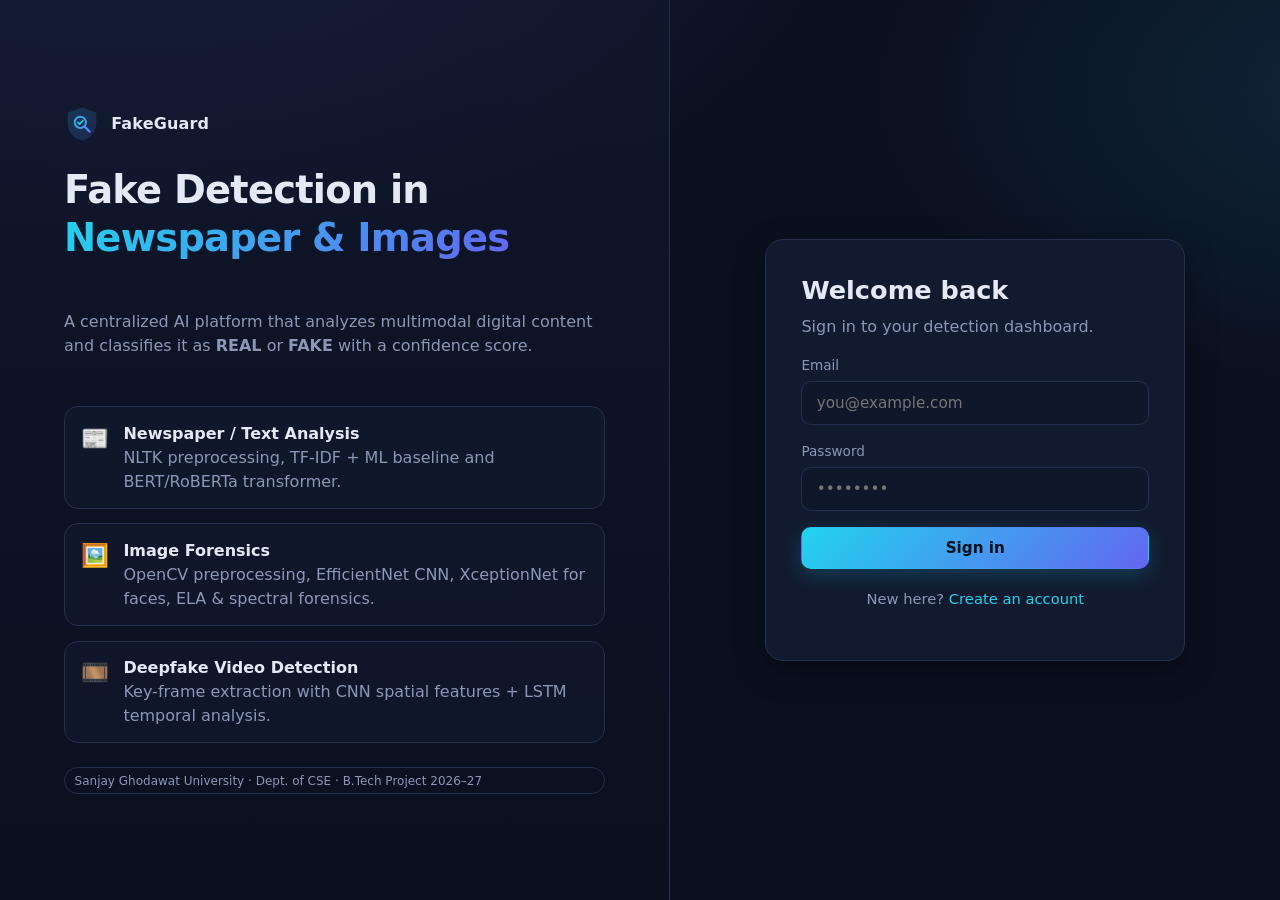
<file: frontend/index.html>
<!DOCTYPE html>
<html lang="en">
<head>
  <meta charset="UTF-8" />
  <meta name="viewport" content="width=device-width, initial-scale=1.0" />
  <title>Login · FakeGuard – Fake Detection in Newspaper and Images</title>
  <link rel="icon" href="img/logo.svg" type="image/svg+xml" />
  <link rel="stylesheet" href="css/styles.css" />
</head>
<body>
  <div class="auth-wrap">
    <section class="auth-hero">
      <div class="brand"><img src="img/logo.svg" alt="" /> FakeGuard</div>
      <h1>Fake Detection in <span>Newspaper &amp; Images</span></h1>
      <p class="muted">A centralized AI platform that analyzes multimodal digital content and classifies it as
        <strong>REAL</strong> or <strong>FAKE</strong> with a confidence score.</p>
      <div class="feature-list">
        <div class="feature"><div class="ico">📰</div><div><strong>Newspaper / Text Analysis</strong><span class="muted">NLTK preprocessing, TF-IDF + ML baseline and BERT/RoBERTa transformer.</span></div></div>
        <div class="feature"><div class="ico">🖼️</div><div><strong>Image Forensics</strong><span class="muted">OpenCV preprocessing, EfficientNet CNN, XceptionNet for faces, ELA &amp; spectral forensics.</span></div></div>
        <div class="feature"><div class="ico">🎞️</div><div><strong>Deepfake Video Detection</strong><span class="muted">Key-frame extraction with CNN spatial features + LSTM temporal analysis.</span></div></div>
      </div>
      <span class="badge-tag">Sanjay Ghodawat University · Dept. of CSE · B.Tech Project 2026–27</span>
    </section>

    <section class="auth-panel">
      <div class="auth-card">
        <h2>Welcome back</h2>
        <p class="muted" style="margin-top:0">Sign in to your detection dashboard.</p>
        <div id="formError" class="form-error hidden"></div>
        <form id="loginForm" novalidate>
          <div class="field">
            <label for="email">Email</label>
            <input id="email" name="email" type="email" autocomplete="email" required placeholder="you@example.com" />
          </div>
          <div class="field">
            <label for="password">Password</label>
            <input id="password" name="password" type="password" autocomplete="current-password" required placeholder="••••••••" />
          </div>
          <button class="btn" type="submit" style="width:100%">Sign in</button>
        </form>
        <p class="switch">New here? <a href="register.html">Create an account</a></p>
      </div>
    </section>
  </div>
  <script src="js/api.js"></script>
  <script src="js/auth.js"></script>
</body>
</html>
</file>
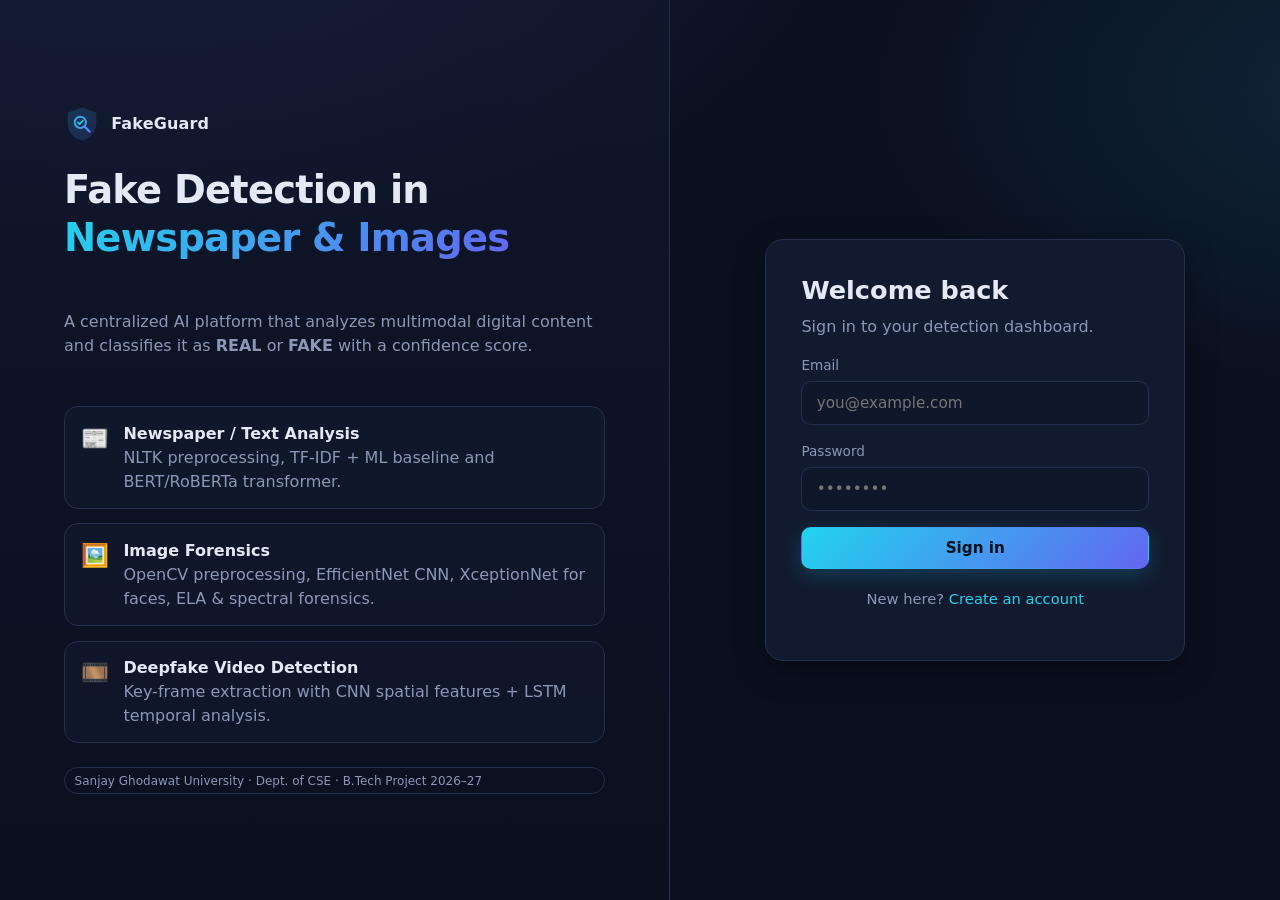
<file: frontend/dashboard.html>
<!DOCTYPE html>
<html lang="en">
<head>
  <meta charset="UTF-8" />
  <meta name="viewport" content="width=device-width, initial-scale=1.0" />
  <title>Dashboard · FakeGuard</title>
  <link rel="icon" href="img/logo.svg" type="image/svg+xml" />
  <link rel="stylesheet" href="css/styles.css" />
</head>
<body>
  <header class="topbar">
    <div class="brand"><img src="img/logo.svg" alt="" /> FakeGuard</div>
    <nav class="nav">
      <a href="dashboard.html" class="active">Dashboard</a>
      <a href="history.html">History</a>
    </nav>
    <div class="user-box">
      <span class="name muted" id="userName"></span>
      <div class="avatar" id="userAvatar">?</div>
      <button class="btn btn-ghost btn-sm" id="logoutBtn">Logout</button>
    </div>
  </header>

  <main class="container">
    <div class="page-head">
      <div>
        <h1>Unified Detection Dashboard</h1>
        <p class="muted" style="margin:0">Analyze newspaper text, images and videos. Each input is classified as REAL or FAKE with a confidence score.</p>
      </div>
      <button type="button" class="btn btn-ghost btn-sm" id="clearTab" title="Clear the active tab" aria-label="Clear the active tab">✕ Clear</button>
    </div>

    <section class="stats">
      <div class="stat"><div class="k">Total analyses</div><div class="v" id="statTotal">0</div></div>
      <div class="stat fake"><div class="k">Fake detected</div><div class="v" id="statFake">0</div></div>
      <div class="stat real"><div class="k">Real verified</div><div class="v" id="statReal">0</div></div>
      <div class="stat"><div class="k">Text / Image</div><div class="v"><span id="statText">0</span> / <span id="statImage">0</span></div></div>
      <div class="stat"><div class="k">Video</div><div class="v" id="statVideo">0</div></div>
    </section>

    <div class="grid-main">
      <section class="card">
        <div class="tabs" role="tablist">
          <button class="tab active" data-tab="text" role="tab">📰 <span class="t">Newspaper / Text</span></button>
          <button class="tab" data-tab="image" role="tab">🖼️ <span class="t">Image Forensics</span></button>
          <button class="tab" data-tab="video" role="tab">🎞️ <span class="t">Deepfake Video</span></button>
        </div>

        <!-- TEXT -->
        <div class="tab-panel active" id="panel-text">
          <p class="panel-desc">Paste a newspaper article, news headline or social-media post. Text is cleaned and tokenized with NLTK,
            then classified by a TF-IDF + Logistic Regression baseline and a BERT/RoBERTa transformer.</p>
          <form id="textForm">
            <div class="field">
              <label for="textTitle">Headline (optional)</label>
              <input id="textTitle" maxlength="500" placeholder="e.g. Central bank holds key rate steady" />
            </div>
            <div class="field">
              <label for="textBody">Article text</label>
              <textarea id="textBody" maxlength="20000" placeholder="Paste at least 20 characters of article text…"></textarea>
            </div>
            <div class="row-actions">
              <div class="chips">
                <button type="button" class="chip" data-sample="real">Load real sample</button>
                <button type="button" class="chip" data-sample="fake">Load fake sample</button>
              </div>
              <span class="char-count" id="charCount">0 / 20000</span>
              <button class="btn" type="submit">Analyze text</button>
            </div>
          </form>
        </div>

        <!-- IMAGE -->
        <div class="tab-panel" id="panel-image">
          <p class="panel-desc">Upload a photo or newspaper image. It is resized and normalized with OpenCV, then checked by an
            EfficientNet CNN, XceptionNet on detected faces, and ELA / noise / frequency forensics.</p>
          <form id="imageForm">
            <label class="dropzone" id="imageDrop">
              <input type="file" id="imageInput" accept=".jpg,.jpeg,.png,.bmp,.webp" />
              <div class="big">⬆️</div>
              <div><strong>Drop an image here</strong> or click to browse</div>
              <div class="muted" style="font-size:.85rem">JPG, PNG, BMP, WEBP · max 10 MB</div>
            </label>
            <div class="preview" id="imagePreview"><img alt="preview" /><div class="file-meta"></div></div>
            <div class="row-actions" style="margin-top:1rem">
              <span></span>
              <button class="btn" type="submit" disabled>Analyze image</button>
            </div>
          </form>
        </div>

        <!-- VIDEO -->
        <div class="tab-panel" id="panel-video">
          <p class="panel-desc">Upload a short video clip. Key frames are extracted with OpenCV, faces are tracked, and a CNN
            (spatial features) + LSTM (temporal sequence) pipeline looks for deepfake manipulation.</p>
          <form id="videoForm">
            <label class="dropzone" id="videoDrop">
              <input type="file" id="videoInput" accept=".mp4,.avi,.mov,.mkv,.webm" />
              <div class="big">🎬</div>
              <div><strong>Drop a video here</strong> or click to browse</div>
              <div class="muted" style="font-size:.85rem">MP4, AVI, MOV, MKV, WEBM · max 100 MB</div>
            </label>
            <div class="preview" id="videoPreview"><video controls muted></video><div class="file-meta"></div></div>
            <div class="row-actions" style="margin-top:1rem">
              <span></span>
              <button class="btn" type="submit" disabled>Analyze video</button>
            </div>
          </form>
        </div>
      </section>

      <section class="card" id="resultCard">
        <div class="card-title"><h3>Detection Result</h3><span class="badge-tag" id="resultId"></span></div>
        <div id="resultBody">
          <div class="result-empty"><div class="big">🛡️</div>Run an analysis to see the verdict, confidence score and forensic signals here.</div>
        </div>
      </section>
    </div>

    <div class="lower-grid">
      <section class="card">
        <div class="card-title"><h3>Model Status</h3><button class="btn btn-ghost btn-sm" id="refreshStatus">Refresh</button></div>
        <div class="status-list" id="statusList"><span class="muted">Loading…</span></div>
      </section>
      <section class="card">
        <div class="card-title"><h3>Model Performance Metrics</h3><span class="muted" style="font-size:.8rem">Accuracy · Precision · Recall · F1</span></div>
        <div class="table-wrap">
          <table>
            <thead><tr><th>Model</th><th>Modality</th><th>Dataset</th><th>Acc</th><th>Prec</th><th>Rec</th><th>F1</th></tr></thead>
            <tbody id="metricsBody"><tr><td colspan="7" class="muted">Loading…</td></tr></tbody>
          </table>
        </div>
      </section>
    </div>
  </main>

  <div class="toast" id="toast"></div>
  <script src="js/api.js"></script>
  <script src="js/result.js"></script>
  <script src="js/dashboard.js"></script>
</body>
</html>
</file>
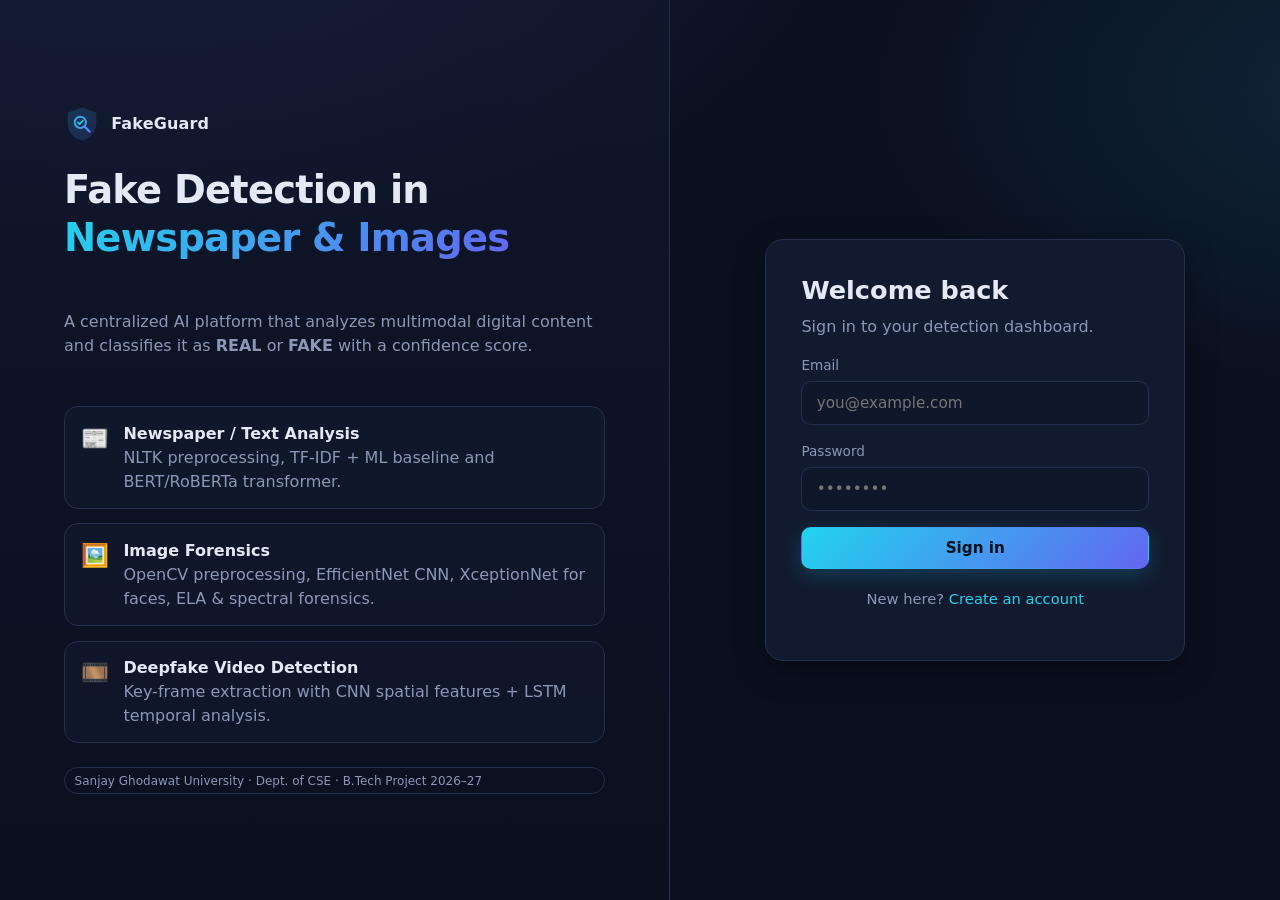
<file: frontend/history.html>
<!DOCTYPE html>
<html lang="en">
<head>
  <meta charset="UTF-8" />
  <meta name="viewport" content="width=device-width, initial-scale=1.0" />
  <title>Detection History · FakeGuard</title>
  <link rel="icon" href="img/logo.svg" type="image/svg+xml" />
  <link rel="stylesheet" href="css/styles.css" />
</head>
<body>
  <header class="topbar">
    <div class="brand"><img src="img/logo.svg" alt="" /> FakeGuard</div>
    <nav class="nav">
      <a href="dashboard.html">Dashboard</a>
      <a href="history.html" class="active">History</a>
    </nav>
    <div class="user-box">
      <span class="name muted" id="userName"></span>
      <div class="avatar" id="userAvatar">?</div>
      <button class="btn btn-ghost btn-sm" id="logoutBtn">Logout</button>
    </div>
  </header>

  <main class="container">
    <div class="page-head">
      <div>
        <h1>Detection History</h1>
        <p class="muted" style="margin:0">All analyses you have run, newest first. Click a row to view full details.</p>
      </div>
      <div class="filters">
        <select id="filterModality">
          <option value="">All content types</option>
          <option value="text">Text</option>
          <option value="image">Image</option>
          <option value="video">Video</option>
        </select>
        <select id="filterPrediction">
          <option value="">All verdicts</option>
          <option value="REAL">REAL</option>
          <option value="FAKE">FAKE</option>
        </select>
      </div>
    </div>

    <section class="card">
      <div class="table-wrap">
        <table>
          <thead>
            <tr><th>#</th><th>Timestamp</th><th>Content type</th><th>Input</th><th>Verdict</th><th>Confidence</th><th>Time</th><th></th></tr>
          </thead>
          <tbody id="historyBody"><tr><td colspan="8" class="muted">Loading…</td></tr></tbody>
        </table>
      </div>
      <div class="pager">
        <span id="pagerInfo"></span>
        <div style="display:flex;gap:.5rem">
          <button class="btn btn-ghost btn-sm" id="prevPage">← Prev</button>
          <button class="btn btn-ghost btn-sm" id="nextPage">Next →</button>
        </div>
      </div>
    </section>
  </main>

  <div class="modal" id="detailModal">
    <div class="card">
      <div class="card-title"><h3>Detection Details</h3><button class="btn btn-ghost btn-sm" id="closeModal">Close</button></div>
      <div id="detailBody"></div>
    </div>
  </div>

  <div class="toast" id="toast"></div>
  <script src="js/api.js"></script>
  <script src="js/result.js"></script>
  <script src="js/history.js"></script>
</body>
</html>
</file>
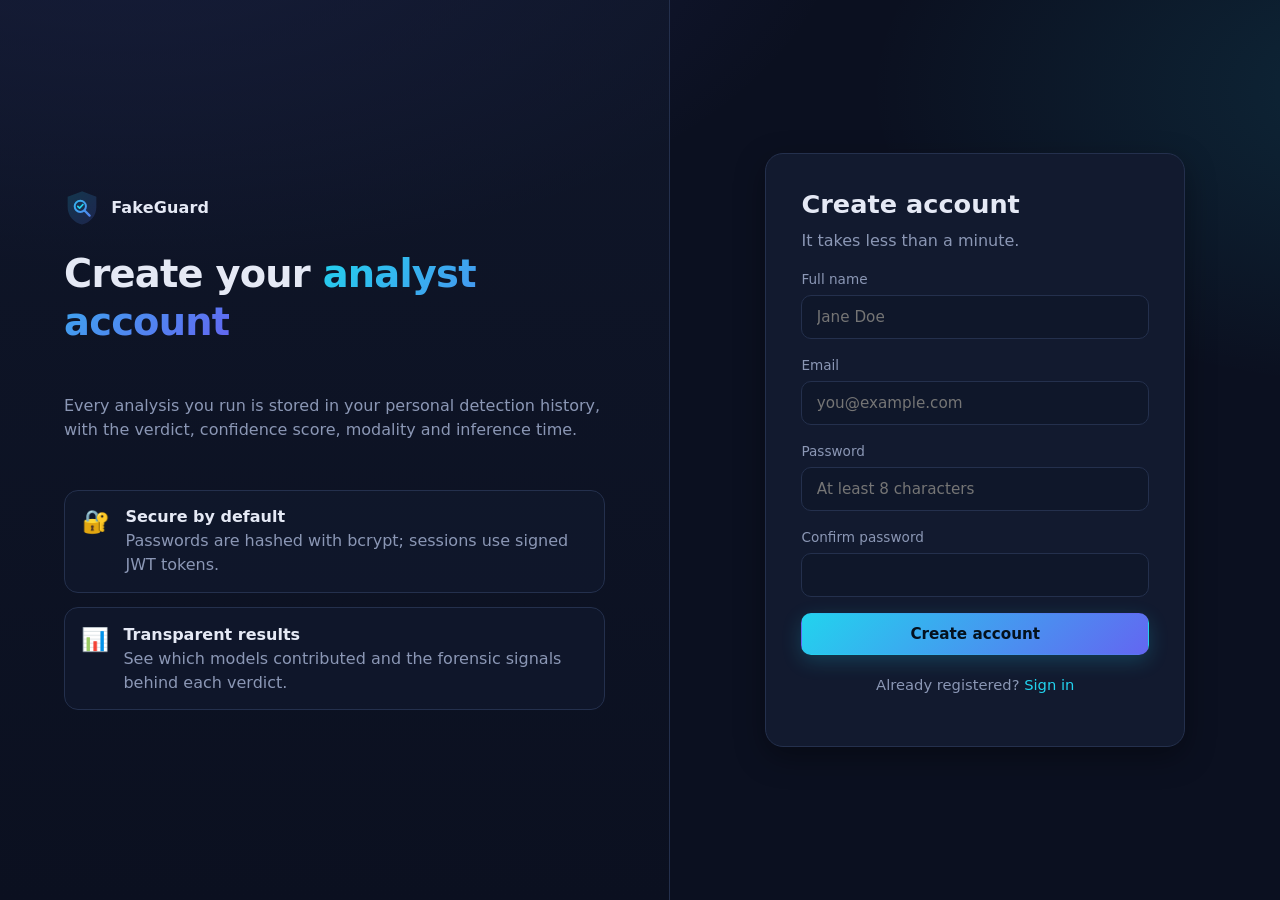
<file: frontend/register.html>
<!DOCTYPE html>
<html lang="en">
<head>
  <meta charset="UTF-8" />
  <meta name="viewport" content="width=device-width, initial-scale=1.0" />
  <title>Register · FakeGuard</title>
  <link rel="icon" href="img/logo.svg" type="image/svg+xml" />
  <link rel="stylesheet" href="css/styles.css" />
</head>
<body>
  <div class="auth-wrap">
    <section class="auth-hero">
      <div class="brand"><img src="img/logo.svg" alt="" /> FakeGuard</div>
      <h1>Create your <span>analyst account</span></h1>
      <p class="muted">Every analysis you run is stored in your personal detection history, with the verdict,
        confidence score, modality and inference time.</p>
      <div class="feature-list">
        <div class="feature"><div class="ico">🔐</div><div><strong>Secure by default</strong><span class="muted">Passwords are hashed with bcrypt; sessions use signed JWT tokens.</span></div></div>
        <div class="feature"><div class="ico">📊</div><div><strong>Transparent results</strong><span class="muted">See which models contributed and the forensic signals behind each verdict.</span></div></div>
      </div>
    </section>

    <section class="auth-panel">
      <div class="auth-card">
        <h2>Create account</h2>
        <p class="muted" style="margin-top:0">It takes less than a minute.</p>
        <div id="formError" class="form-error hidden"></div>
        <form id="registerForm" novalidate>
          <div class="field">
            <label for="full_name">Full name</label>
            <input id="full_name" name="full_name" type="text" autocomplete="name" required minlength="2" placeholder="Jane Doe" />
          </div>
          <div class="field">
            <label for="email">Email</label>
            <input id="email" name="email" type="email" autocomplete="email" required placeholder="you@example.com" />
          </div>
          <div class="field">
            <label for="password">Password</label>
            <input id="password" name="password" type="password" autocomplete="new-password" required minlength="8" placeholder="At least 8 characters" />
          </div>
          <div class="field">
            <label for="confirm">Confirm password</label>
            <input id="confirm" name="confirm" type="password" autocomplete="new-password" required minlength="8" />
          </div>
          <button class="btn" type="submit" style="width:100%">Create account</button>
        </form>
        <p class="switch">Already registered? <a href="index.html">Sign in</a></p>
      </div>
    </section>
  </div>
  <script src="js/api.js"></script>
  <script src="js/auth.js"></script>
</body>
</html>
</file>
<file: frontend/css/styles.css>
:root {
  --bg: #0b1020;
  --bg-2: #0f172a;
  --panel: #121a2f;
  --panel-2: #172038;
  --border: #24304d;
  --text: #e5e9f5;
  --muted: #8b97b5;
  --primary: #22d3ee;
  --primary-2: #6366f1;
  --real: #22c55e;
  --fake: #ef4444;
  --warn: #f59e0b;
  --radius: 14px;
  --shadow: 0 10px 30px rgba(0, 0, 0, 0.35);
  --font: "Inter", "Segoe UI", system-ui, -apple-system, Roboto, sans-serif;
  --mono: "JetBrains Mono", "SFMono-Regular", Menlo, Consolas, monospace;
}

* { box-sizing: border-box; }
html, body { margin: 0; padding: 0; }
body {
  font-family: var(--font);
  background:
    radial-gradient(1200px 600px at 10% -10%, rgba(99, 102, 241, 0.18), transparent 60%),
    radial-gradient(900px 500px at 110% 10%, rgba(34, 211, 238, 0.12), transparent 60%),
    var(--bg);
  color: var(--text);
  min-height: 100vh;
  line-height: 1.5;
}
a { color: var(--primary); text-decoration: none; }
a:hover { text-decoration: underline; }
h1, h2, h3, h4 { margin: 0 0 0.5rem; line-height: 1.25; }
.muted { color: var(--muted); }
.mono { font-family: var(--mono); }
.hidden { display: none !important; }

/* ---------- Buttons & inputs ---------- */
.btn {
  display: inline-flex; align-items: center; justify-content: center; gap: 0.5rem;
  border: 1px solid transparent; border-radius: 10px; cursor: pointer;
  padding: 0.7rem 1.2rem; font: 600 0.95rem var(--font); color: #04111d;
  background: linear-gradient(135deg, var(--primary), var(--primary-2));
  transition: transform 0.12s ease, opacity 0.2s ease, box-shadow 0.2s ease;
  box-shadow: 0 6px 20px rgba(34, 211, 238, 0.2);
}
.btn:hover { transform: translateY(-1px); text-decoration: none; }
.btn:disabled { opacity: 0.55; cursor: not-allowed; transform: none; }
.btn-ghost { background: transparent; color: var(--text); border-color: var(--border); box-shadow: none; }
.btn-ghost:hover { border-color: var(--primary); }
.btn-sm { padding: 0.4rem 0.8rem; font-size: 0.85rem; }
.btn-danger { background: transparent; color: var(--fake); border-color: rgba(239, 68, 68, 0.4); box-shadow: none; }

label { display: block; font-size: 0.85rem; color: var(--muted); margin-bottom: 0.35rem; }
input, textarea, select {
  width: 100%; padding: 0.75rem 0.9rem; border-radius: 10px;
  border: 1px solid var(--border); background: var(--bg-2); color: var(--text);
  font: 0.95rem var(--font); outline: none; transition: border-color 0.2s, box-shadow 0.2s;
}
input:focus, textarea:focus, select:focus { border-color: var(--primary); box-shadow: 0 0 0 3px rgba(34, 211, 238, 0.15); }
textarea { resize: vertical; min-height: 220px; }
.field { margin-bottom: 1rem; }
.form-error {
  background: rgba(239, 68, 68, 0.12); border: 1px solid rgba(239, 68, 68, 0.35); color: #fecaca;
  padding: 0.6rem 0.8rem; border-radius: 10px; font-size: 0.9rem; margin-bottom: 1rem;
}

/* ---------- Auth pages ---------- */
.auth-wrap { min-height: 100vh; display: grid; grid-template-columns: 1.1fr 1fr; }
.auth-hero {
  padding: 4rem; display: flex; flex-direction: column; justify-content: center; gap: 1.5rem;
  border-right: 1px solid var(--border);
  background: linear-gradient(180deg, rgba(18, 26, 47, 0.6), rgba(11, 16, 32, 0.2));
}
.auth-hero h1 { font-size: 2.4rem; letter-spacing: -0.02em; }
.auth-hero h1 span { background: linear-gradient(135deg, var(--primary), var(--primary-2)); -webkit-background-clip: text; background-clip: text; color: transparent; }
.feature-list { display: grid; gap: 0.9rem; margin-top: 0.5rem; }
.feature { display: flex; gap: 0.9rem; align-items: flex-start; padding: 0.9rem 1rem; border: 1px solid var(--border); border-radius: var(--radius); background: rgba(18, 26, 47, 0.6); }
.feature .ico { font-size: 1.4rem; width: 2.2rem; text-align: center; }
.feature strong { display: block; }
.auth-panel { display: flex; align-items: center; justify-content: center; padding: 2rem; }
.auth-card { width: 100%; max-width: 420px; background: var(--panel); border: 1px solid var(--border); border-radius: 18px; padding: 2.2rem; box-shadow: var(--shadow); }
.auth-card h2 { font-size: 1.6rem; }
.auth-card .switch { margin-top: 1.2rem; text-align: center; color: var(--muted); font-size: 0.92rem; }
.brand { display: flex; align-items: center; gap: 0.7rem; font-weight: 700; letter-spacing: 0.01em; }
.brand img { width: 36px; height: 36px; }
.badge-tag { display: inline-block; font-size: 0.75rem; padding: 0.2rem 0.6rem; border-radius: 999px; border: 1px solid var(--border); color: var(--muted); }

/* ---------- App shell ---------- */
.topbar {
  position: sticky; top: 0; z-index: 10; display: flex; align-items: center; justify-content: space-between;
  padding: 0.9rem 2rem; background: rgba(11, 16, 32, 0.85); backdrop-filter: blur(10px); border-bottom: 1px solid var(--border);
}
.nav { display: flex; gap: 0.3rem; }
.nav a { color: var(--muted); padding: 0.45rem 0.9rem; border-radius: 8px; font-weight: 500; }
.nav a.active, .nav a:hover { color: var(--text); background: var(--panel-2); text-decoration: none; }
.user-box { display: flex; align-items: center; gap: 0.8rem; }
.avatar { width: 34px; height: 34px; border-radius: 50%; display: grid; place-items: center; font-weight: 700; color: #04111d; background: linear-gradient(135deg, var(--primary), var(--primary-2)); }
.container { max-width: 1280px; margin: 0 auto; padding: 1.8rem 2rem 3rem; }
.page-head { display: flex; justify-content: space-between; align-items: flex-end; gap: 1rem; margin-bottom: 1.4rem; flex-wrap: wrap; }
.page-head h1 { font-size: 1.7rem; }

.card { background: var(--panel); border: 1px solid var(--border); border-radius: var(--radius); padding: 1.4rem; box-shadow: var(--shadow); }
.card-title { display: flex; justify-content: space-between; align-items: center; margin-bottom: 1rem; }
.card-title h3 { font-size: 1.05rem; margin: 0; }

.stats { display: grid; grid-template-columns: repeat(5, 1fr); gap: 1rem; margin-bottom: 1.4rem; }
.stat { background: var(--panel); border: 1px solid var(--border); border-radius: var(--radius); padding: 1rem 1.2rem; }
.stat .k { color: var(--muted); font-size: 0.8rem; text-transform: uppercase; letter-spacing: 0.06em; }
.stat .v { font-size: 1.7rem; font-weight: 700; margin-top: 0.2rem; }
.stat.fake .v { color: var(--fake); }
.stat.real .v { color: var(--real); }

.grid-main { display: grid; grid-template-columns: 1.35fr 1fr; gap: 1.4rem; align-items: start; }

/* ---------- Tabs ---------- */
.tabs { display: flex; gap: 0.4rem; padding: 0.35rem; background: var(--bg-2); border: 1px solid var(--border); border-radius: 12px; margin-bottom: 1.2rem; }
.tab {
  flex: 1; background: transparent; border: 0; color: var(--muted); padding: 0.7rem 0.8rem; border-radius: 9px;
  font: 600 0.92rem var(--font); cursor: pointer; display: flex; gap: 0.5rem; align-items: center; justify-content: center;
}
.tab.active { background: var(--panel-2); color: var(--text); box-shadow: inset 0 0 0 1px var(--border); }
.tab-panel { display: none; }
.tab-panel.active { display: block; animation: fade 0.25s ease; }
@keyframes fade { from { opacity: 0; transform: translateY(4px); } to { opacity: 1; transform: none; } }
.panel-desc { color: var(--muted); font-size: 0.9rem; margin: -0.2rem 0 1rem; }
.row-actions { display: flex; justify-content: space-between; align-items: center; gap: 1rem; flex-wrap: wrap; }
.char-count { font-size: 0.8rem; color: var(--muted); }

/* ---------- Dropzone ---------- */
.dropzone {
  border: 2px dashed var(--border); border-radius: var(--radius); padding: 2rem 1rem; text-align: center; cursor: pointer;
  background: rgba(15, 23, 42, 0.6); transition: border-color 0.2s, background 0.2s; margin-bottom: 1rem;
}
.dropzone:hover, .dropzone.drag { border-color: var(--primary); background: rgba(34, 211, 238, 0.05); }
.dropzone .big { font-size: 2.2rem; }
.dropzone input { display: none; }
.preview { margin-top: 1rem; display: none; }
.preview.show { display: block; }
.preview img, .preview video { max-width: 100%; max-height: 300px; border-radius: 10px; border: 1px solid var(--border); }
.file-meta { margin-top: 0.5rem; font-size: 0.85rem; color: var(--muted); }

/* ---------- Result card ---------- */
.result-empty { text-align: center; padding: 2.5rem 1rem; color: var(--muted); }
.result-empty .big { font-size: 2.6rem; margin-bottom: 0.5rem; }
.verdict { display: flex; align-items: center; gap: 1.4rem; margin-bottom: 1.2rem; }
.verdict-badge {
  font-size: 1.6rem; font-weight: 800; letter-spacing: 0.08em; padding: 0.55rem 1.3rem; border-radius: 12px;
  border: 2px solid currentColor;
}
.verdict-badge.REAL { color: var(--real); background: rgba(34, 197, 94, 0.1); }
.verdict-badge.FAKE { color: var(--fake); background: rgba(239, 68, 68, 0.1); }
.gauge { position: relative; width: 132px; height: 132px; flex-shrink: 0; }
.gauge svg { transform: rotate(-90deg); }
.gauge .track { stroke: var(--panel-2); }
.gauge .arc { transition: stroke-dashoffset 0.9s cubic-bezier(.2,.8,.2,1); stroke-linecap: round; }
.gauge .label { position: absolute; inset: 0; display: grid; place-items: center; text-align: center; }
.gauge .label b { font-size: 1.6rem; display: block; }
.gauge .label small { color: var(--muted); font-size: 0.72rem; text-transform: uppercase; letter-spacing: 0.06em; }
.meta-grid { display: grid; grid-template-columns: 1fr 1fr; gap: 0.7rem; margin-bottom: 1.1rem; }
.meta-item { background: var(--bg-2); border: 1px solid var(--border); border-radius: 10px; padding: 0.6rem 0.8rem; }
.meta-item .k { font-size: 0.72rem; color: var(--muted); text-transform: uppercase; letter-spacing: 0.06em; }
.meta-item .v { font-weight: 600; }
.section-label { font-size: 0.78rem; color: var(--muted); text-transform: uppercase; letter-spacing: 0.08em; margin: 1rem 0 0.5rem; }
.bar-row { margin-bottom: 0.6rem; }
.bar-row .top { display: flex; justify-content: space-between; font-size: 0.85rem; margin-bottom: 0.25rem; gap: 0.8rem; }
.bar { height: 8px; border-radius: 999px; background: var(--bg-2); overflow: hidden; border: 1px solid var(--border); }
.bar > span { display: block; height: 100%; border-radius: 999px; background: linear-gradient(90deg, var(--real), var(--warn), var(--fake)); background-size: 300% 100%; transition: width 0.8s ease; }
.signals { list-style: none; padding: 0; margin: 0; display: grid; gap: 0.4rem; }
.signals li { font-size: 0.88rem; padding: 0.45rem 0.7rem; border-radius: 8px; background: var(--bg-2); border-left: 3px solid var(--primary-2); }
.chips { display: flex; flex-wrap: wrap; gap: 0.35rem; }
.chip { font-size: 0.78rem; padding: 0.2rem 0.6rem; border-radius: 999px; border: 1px solid var(--border); background: var(--bg-2); }
button.chip { color: var(--text); font-family: var(--font); cursor: pointer; }
button.chip:hover { border-color: var(--primary); }
.chip.fake { border-color: rgba(239, 68, 68, 0.45); color: #fca5a5; }
.chip.real { border-color: rgba(34, 197, 94, 0.45); color: #86efac; }
details.raw { margin-top: 1rem; }
details.raw summary { cursor: pointer; color: var(--muted); font-size: 0.85rem; }
details.raw pre { background: var(--bg-2); border: 1px solid var(--border); border-radius: 10px; padding: 0.8rem; overflow: auto; max-height: 260px; font-size: 0.78rem; }
.disclaimer { margin-top: 1rem; font-size: 0.78rem; color: var(--muted); border-top: 1px dashed var(--border); padding-top: 0.8rem; }

/* ---------- Loader ---------- */
.loader { display: flex; flex-direction: column; align-items: center; gap: 1rem; padding: 2.5rem 1rem; color: var(--muted); }
.spinner { width: 48px; height: 48px; border-radius: 50%; border: 4px solid var(--panel-2); border-top-color: var(--primary); animation: spin 0.9s linear infinite; }
@keyframes spin { to { transform: rotate(360deg); } }

/* ---------- Tables ---------- */
.table-wrap { overflow-x: auto; }
table { width: 100%; border-collapse: collapse; font-size: 0.9rem; }
th, td { text-align: left; padding: 0.75rem 0.8rem; border-bottom: 1px solid var(--border); vertical-align: middle; }
th { color: var(--muted); font-weight: 600; font-size: 0.78rem; text-transform: uppercase; letter-spacing: 0.06em; }
tbody tr:hover { background: rgba(23, 32, 56, 0.6); }
.pill { display: inline-block; padding: 0.2rem 0.65rem; border-radius: 999px; font-weight: 700; font-size: 0.78rem; letter-spacing: 0.05em; }
.pill.REAL { color: var(--real); background: rgba(34, 197, 94, 0.12); }
.pill.FAKE { color: var(--fake); background: rgba(239, 68, 68, 0.12); }
.pill.mod { color: var(--primary); background: rgba(34, 211, 238, 0.1); font-weight: 600; text-transform: capitalize; }
.mini-bar { display: flex; align-items: center; gap: 0.5rem; min-width: 130px; }
.mini-bar .bar { flex: 1; height: 6px; }
.summary-cell { max-width: 380px; white-space: nowrap; overflow: hidden; text-overflow: ellipsis; }
.filters { display: flex; gap: 0.7rem; flex-wrap: wrap; }
.filters select { width: auto; min-width: 160px; }
.pager { display: flex; justify-content: space-between; align-items: center; margin-top: 1rem; color: var(--muted); font-size: 0.88rem; }
.status-list { display: grid; gap: 0.45rem; font-size: 0.88rem; }
.status-list .row { display: flex; justify-content: space-between; gap: 1rem; padding: 0.45rem 0.7rem; border-radius: 8px; background: var(--bg-2); }
.dot { display: inline-block; width: 8px; height: 8px; border-radius: 50%; margin-right: 0.4rem; background: var(--muted); }
.dot.ok { background: var(--real); }
.dot.warn { background: var(--warn); }
.dot.err { background: var(--fake); }
.lower-grid { display: grid; grid-template-columns: 1fr 1.6fr; gap: 1.4rem; margin-top: 1.4rem; }

/* ---------- Modal ---------- */
.modal { position: fixed; inset: 0; background: rgba(3, 6, 15, 0.7); display: none; align-items: center; justify-content: center; z-index: 50; padding: 1rem; }
.modal.show { display: flex; }
.modal .card { width: 100%; max-width: 640px; max-height: 90vh; overflow: auto; }

.toast { position: fixed; bottom: 1.5rem; right: 1.5rem; background: var(--panel-2); border: 1px solid var(--border); padding: 0.8rem 1.1rem; border-radius: 10px; box-shadow: var(--shadow); z-index: 60; transform: translateY(150%); transition: transform 0.25s ease; }
.toast.show { transform: none; }
.toast.error { border-color: rgba(239, 68, 68, 0.5); }

/* ---------- Responsive ---------- */
@media (max-width: 1080px) {
  .grid-main, .lower-grid { grid-template-columns: 1fr; }
  .stats { grid-template-columns: repeat(3, 1fr); }
}
@media (max-width: 820px) {
  .auth-wrap { grid-template-columns: 1fr; }
  .auth-hero { display: none; }
  .topbar { padding: 0.8rem 1rem; flex-wrap: wrap; gap: 0.6rem; }
  .container { padding: 1.2rem 1rem 2rem; }
  .stats { grid-template-columns: repeat(2, 1fr); }
  .tab span.t { display: none; }
  .user-box .name { display: none; }
}
</file>
